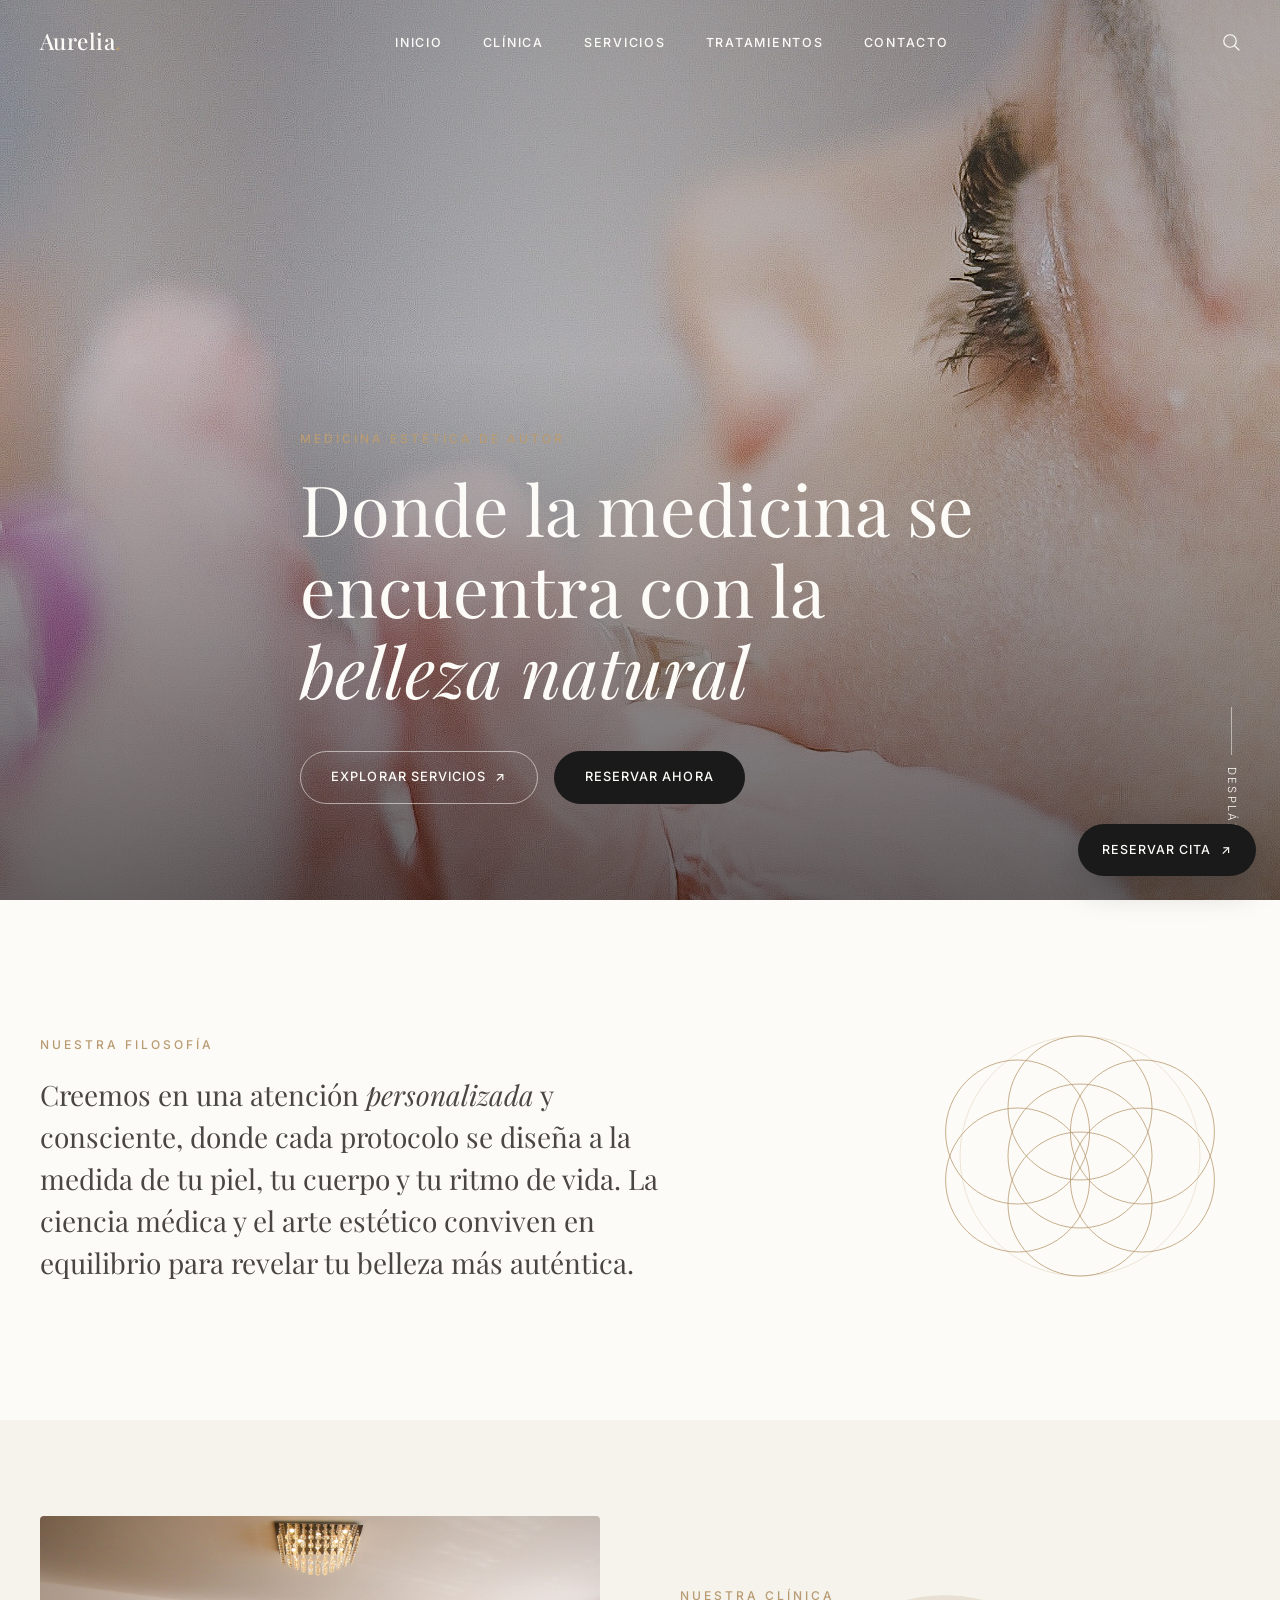
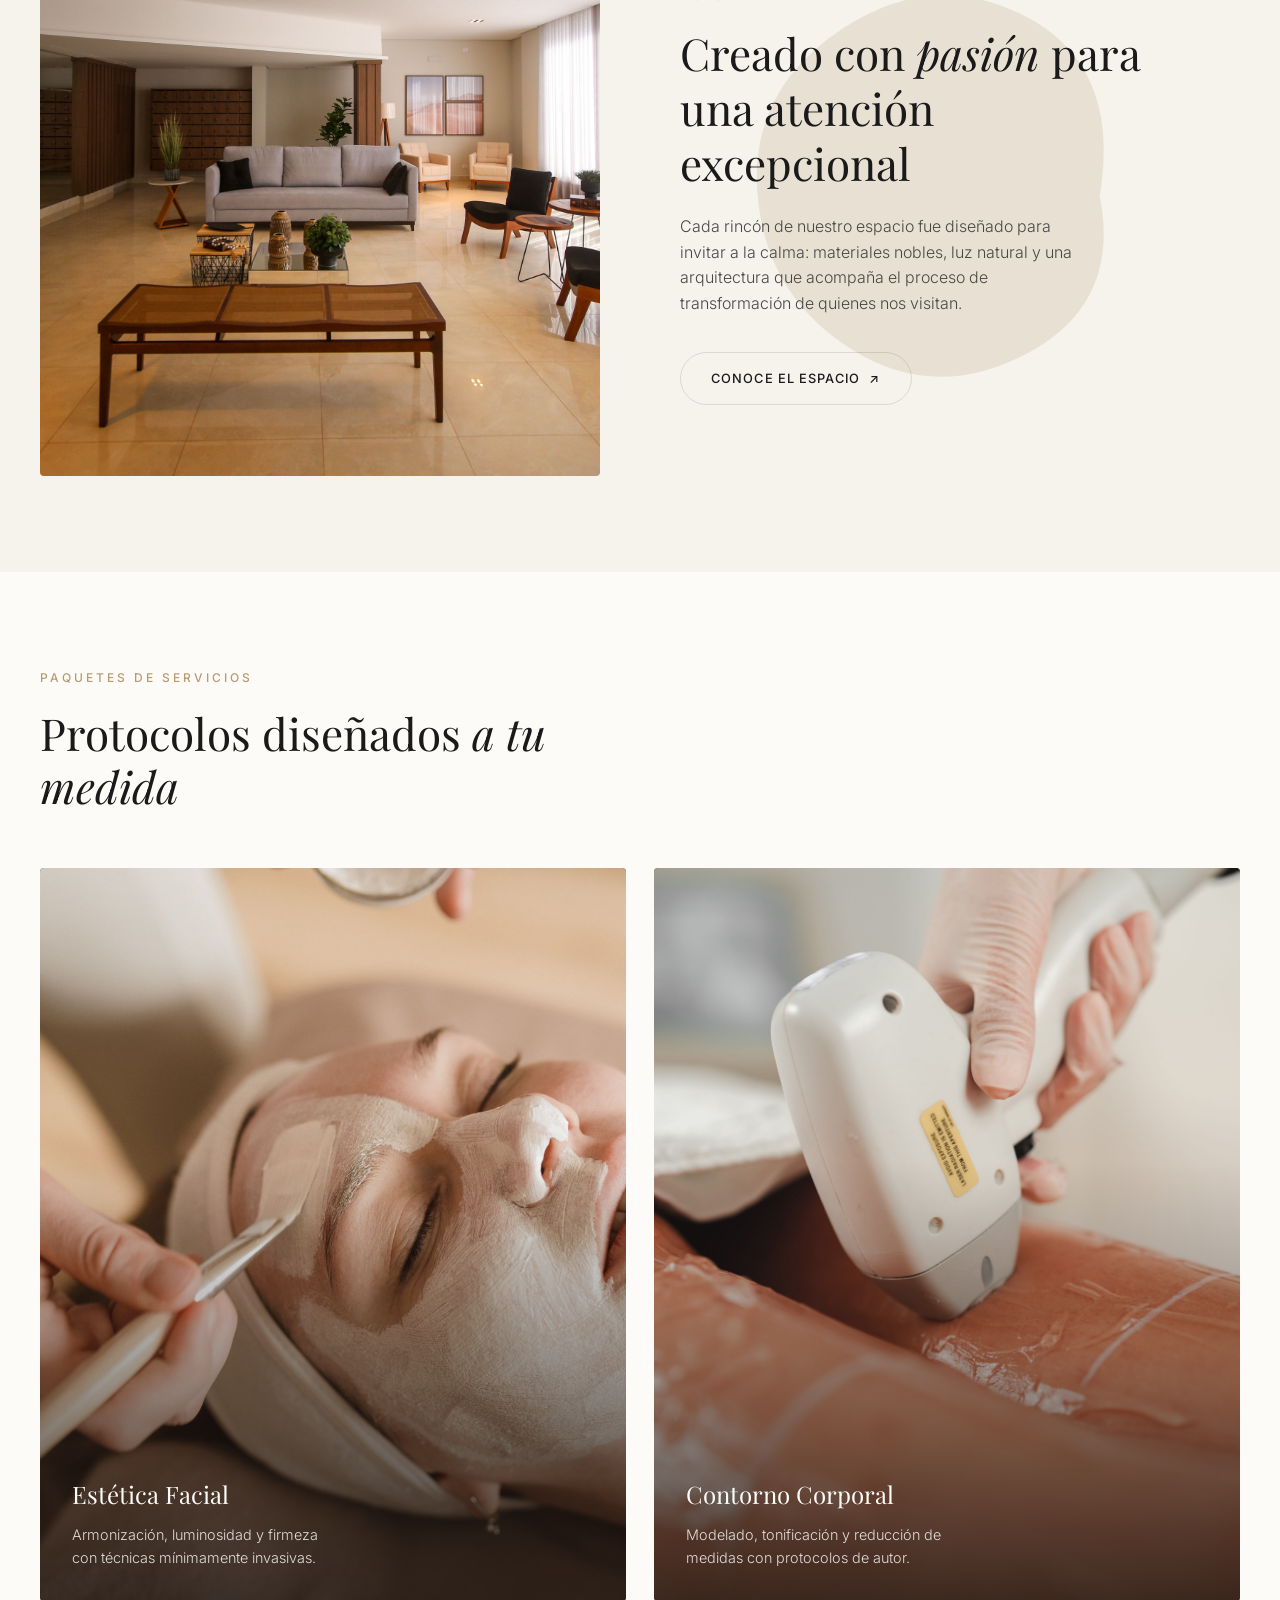
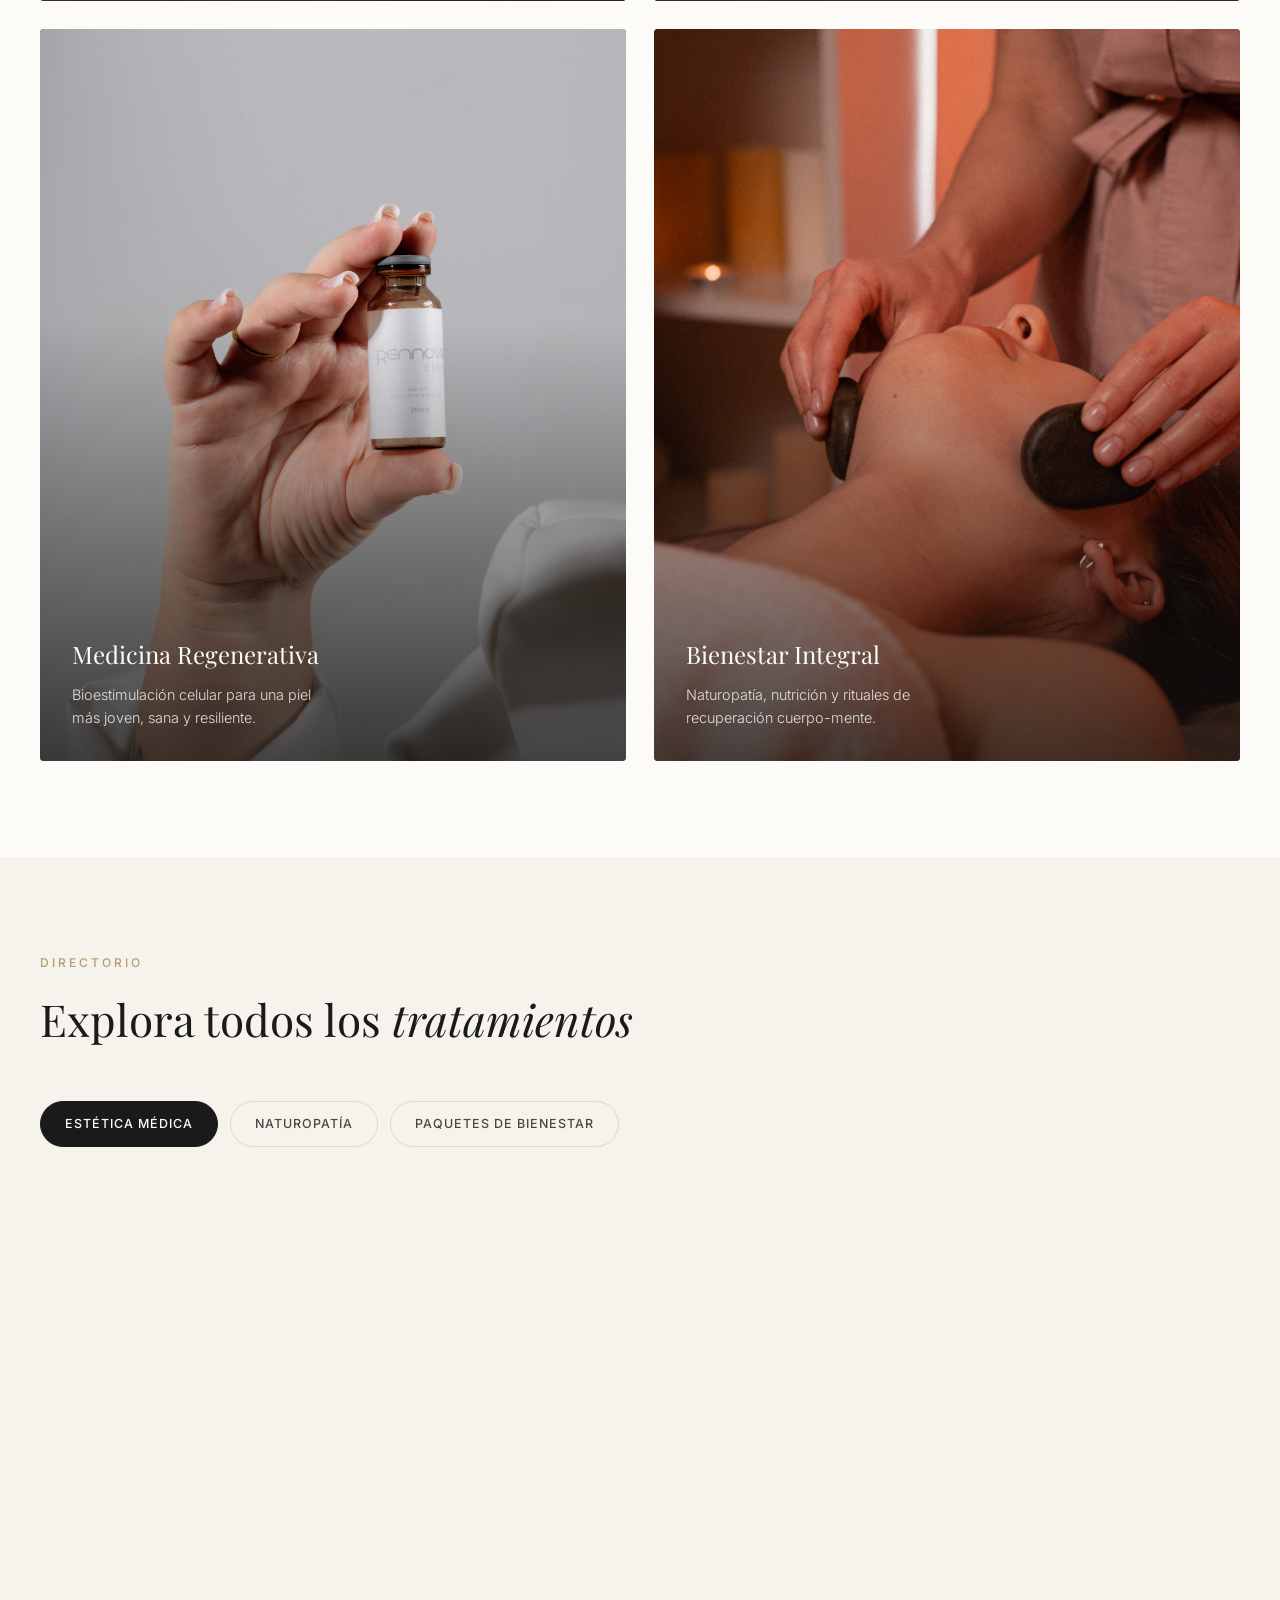
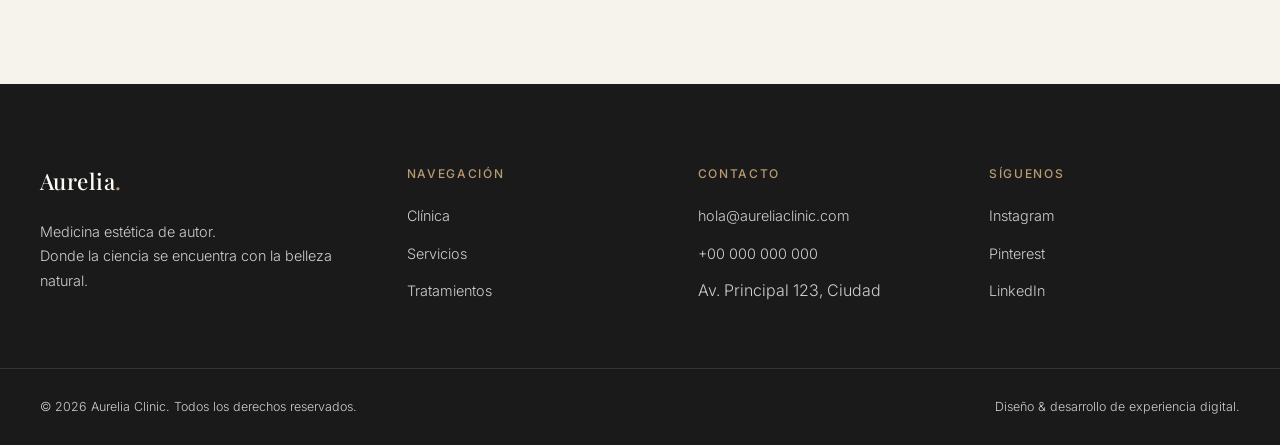
<file: ESTETICA/index.html>
<!DOCTYPE html>
<html lang="es">
<head>
  <meta charset="UTF-8">
  <meta name="viewport" content="width=device-width, initial-scale=1.0">
  <title>Aurelia Clinic — Medicina Estética de Autor</title>
  <meta name="description" content="Aurelia Clinic. Donde la medicina se encuentra con la belleza natural. Medicina estética, naturopatía y bienestar integral.">

  <!-- Google Fonts: Playfair Display (serif editorial) + Inter (sans UI) -->
  <link rel="preconnect" href="https://fonts.googleapis.com">
  <link rel="preconnect" href="https://fonts.gstatic.com" crossorigin>
  <link href="https://fonts.googleapis.com/css2?family=Playfair+Display:ital,wght@0,400;0,500;0,600;1,400;1,500&family=Inter:wght@300;400;500;600&display=swap" rel="stylesheet">

  <link rel="stylesheet" href="css/styles.css">
</head>
<body>

  <!-- ==================== HEADER ==================== -->
  <header class="site-header" id="siteHeader">
    <div class="container header-inner">
      <a href="#top" class="brand">Aurelia<span class="brand-dot">.</span></a>

      <nav class="main-nav" id="mainNav">
        <ul>
          <li><a href="#top">Inicio</a></li>
          <li><a href="#clinica">Clínica</a></li>
          <li><a href="#servicios">Servicios</a></li>
          <li><a href="#tratamientos">Tratamientos</a></li>
          <li><a href="#contacto">Contacto</a></li>
        </ul>
      </nav>

      <div class="header-actions">
        <button class="icon-btn search-btn" type="button" aria-label="Buscar">
          <svg width="18" height="18" viewBox="0 0 18 18" fill="none" xmlns="http://www.w3.org/2000/svg">
            <circle cx="8" cy="8" r="6.25" stroke="currentColor" stroke-width="1.2"/>
            <line x1="12.6" y1="12.7" x2="17" y2="17" stroke="currentColor" stroke-width="1.2" stroke-linecap="round"/>
          </svg>
        </button>
        <button class="menu-toggle" id="menuToggle" type="button" aria-label="Abrir menú" aria-expanded="false">
          <span></span><span></span><span></span>
        </button>
      </div>
    </div>
  </header>

  <main id="top">

    <!-- ==================== HERO ==================== -->
    <section class="hero" id="hero">
      <!-- Video de fondo a pantalla completa. Reemplazar con recurso de alta resolución -->
      <video class="hero-video" autoplay muted loop playsinline poster="assets/img/hero-poster.jpg" aria-hidden="true">
        <source src="assets/video/hero-loop.mp4" type="video/mp4">
      </video>
      <div class="hero-overlay"></div>

      <div class="container hero-content">
        <p class="eyebrow reveal">Medicina Estética de Autor</p>
        <h1 class="hero-title reveal">
          Donde la medicina se<br>
          encuentra con la <em>belleza natural</em>
        </h1>
        <div class="hero-actions reveal">
          <a href="#servicios" class="btn btn-outline-light">
            Explorar servicios
            <span class="arrow">↗</span>
          </a>
          <a href="#contacto" class="btn btn-solid-dark">Reservar ahora</a>
        </div>
      </div>

      <div class="hero-scroll-cue" aria-hidden="true">
        <span></span>
        <p>Desplázate</p>
      </div>
    </section>

    <!-- ==================== FILOSOFÍA / TRANSICIÓN ==================== -->
    <section class="philosophy">
      <div class="container philosophy-inner">
        <div class="philosophy-text reveal">
          <p class="eyebrow">Nuestra Filosofía</p>
          <p class="philosophy-copy">
            Creemos en una atención <em>personalizada</em> y consciente, donde cada
            protocolo se diseña a la medida de tu piel, tu cuerpo y tu ritmo de vida.
            La ciencia médica y el arte estético conviven en equilibrio para revelar
            tu belleza más auténtica.
          </p>
        </div>

        <div class="philosophy-graphic reveal" aria-hidden="true">
          <!-- Gráfico SVG: círculos finos entrecruzados, geometría tipo mandala -->
          <svg viewBox="0 0 400 400" fill="none" xmlns="http://www.w3.org/2000/svg" class="mandala">
            <circle cx="200" cy="140" r="90" stroke="currentColor" stroke-width="1"/>
            <circle cx="200" cy="260" r="90" stroke="currentColor" stroke-width="1"/>
            <circle cx="122" cy="170" r="90" stroke="currentColor" stroke-width="1"/>
            <circle cx="278" cy="170" r="90" stroke="currentColor" stroke-width="1"/>
            <circle cx="122" cy="230" r="90" stroke="currentColor" stroke-width="1"/>
            <circle cx="278" cy="230" r="90" stroke="currentColor" stroke-width="1"/>
            <circle cx="200" cy="200" r="90" stroke="currentColor" stroke-width="1"/>
            <circle cx="200" cy="200" r="150" stroke="currentColor" stroke-width="0.6" opacity="0.5"/>
          </svg>
        </div>
      </div>
    </section>

    <!-- ==================== NUESTRA CLÍNICA (ASIMÉTRICA) ==================== -->
    <section class="clinic" id="clinica">
      <div class="container clinic-grid">
        <div class="clinic-media reveal">
          <!-- Fotografía arquitectónica / interiorismo de la clínica -->
          <img src="assets/img/clinic-interior.jpg" alt="Interior arquitectónico de la clínica Aurelia" loading="lazy">
        </div>

        <div class="clinic-panel reveal">
          <svg class="clinic-blob" viewBox="0 0 600 600" xmlns="http://www.w3.org/2000/svg" aria-hidden="true">
            <path fill="currentColor" d="M431,300Q451,400,364,447Q277,494,197,443Q117,392,110,296Q103,200,190,143Q277,86,364,133Q451,180,431,300Z"/>
          </svg>
          <div class="clinic-panel-content">
            <p class="eyebrow">Nuestra Clínica</p>
            <h2 class="clinic-heading">Creado con <em>pasión</em> para una atención excepcional</h2>
            <p class="clinic-copy">
              Cada rincón de nuestro espacio fue diseñado para invitar a la calma:
              materiales nobles, luz natural y una arquitectura que acompaña el
              proceso de transformación de quienes nos visitan.
            </p>
            <a href="#contacto" class="btn btn-outline-dark">
              Conoce el espacio
              <span class="arrow">↗</span>
            </a>
          </div>
        </div>
      </div>
    </section>

    <!-- ==================== SERVICIOS (TARJETAS) ==================== -->
    <section class="services" id="servicios">
      <div class="container">
        <div class="section-heading reveal">
          <p class="eyebrow">Paquetes de Servicios</p>
          <h2>Protocolos diseñados <em>a tu medida</em></h2>
        </div>

        <div class="services-grid">
          <article class="service-card reveal">
            <div class="service-card-media">
              <img src="assets/img/service-facial.jpg" alt="Tratamiento de estética facial" loading="lazy">
            </div>
            <div class="service-card-body">
              <h3>Estética Facial</h3>
              <p>Armonización, luminosidad y firmeza con técnicas mínimamente invasivas.</p>
            </div>
            <button class="circle-arrow-btn" type="button" aria-label="Ver estética facial">
              <span class="arrow">↗</span>
            </button>
          </article>

          <article class="service-card reveal">
            <div class="service-card-media">
              <img src="assets/img/service-body.jpg" alt="Tratamiento de contorno corporal" loading="lazy">
            </div>
            <div class="service-card-body">
              <h3>Contorno Corporal</h3>
              <p>Modelado, tonificación y reducción de medidas con protocolos de autor.</p>
            </div>
            <button class="circle-arrow-btn" type="button" aria-label="Ver contorno corporal">
              <span class="arrow">↗</span>
            </button>
          </article>

          <article class="service-card reveal">
            <div class="service-card-media">
              <img src="assets/img/service-regenerative.jpg" alt="Medicina regenerativa" loading="lazy">
            </div>
            <div class="service-card-body">
              <h3>Medicina Regenerativa</h3>
              <p>Bioestimulación celular para una piel más joven, sana y resiliente.</p>
            </div>
            <button class="circle-arrow-btn" type="button" aria-label="Ver medicina regenerativa">
              <span class="arrow">↗</span>
            </button>
          </article>

          <article class="service-card reveal">
            <div class="service-card-media">
              <img src="assets/img/service-wellness.jpg" alt="Bienestar integral" loading="lazy">
            </div>
            <div class="service-card-body">
              <h3>Bienestar Integral</h3>
              <p>Naturopatía, nutrición y rituales de recuperación cuerpo-mente.</p>
            </div>
            <button class="circle-arrow-btn" type="button" aria-label="Ver bienestar integral">
              <span class="arrow">↗</span>
            </button>
          </article>
        </div>
      </div>
    </section>

    <!-- ==================== DIRECTORIO DE TRATAMIENTOS ==================== -->
    <section class="treatments" id="tratamientos">
      <div class="container">
        <div class="section-heading reveal">
          <p class="eyebrow">Directorio</p>
          <h2>Explora todos los <em>tratamientos</em></h2>
        </div>

        <div class="tabs reveal" role="tablist" aria-label="Categorías de tratamientos">
          <button class="tab-pill is-active" type="button" role="tab" aria-selected="true" data-category="estetica">Estética Médica</button>
          <button class="tab-pill" type="button" role="tab" aria-selected="false" data-category="naturopatia">Naturopatía</button>
          <button class="tab-pill" type="button" role="tab" aria-selected="false" data-category="bienestar">Paquetes de Bienestar</button>
        </div>

        <ul class="treatments-list reveal" id="treatmentsList">
          <!-- Estética Médica -->
          <li class="treatment-item" data-category="estetica">
            <span class="treatment-index">01</span>
            <span class="treatment-name">Toxina Botulínica</span>
            <span class="treatment-arrow">↗</span>
          </li>
          <li class="treatment-item" data-category="estetica">
            <span class="treatment-index">02</span>
            <span class="treatment-name">Ácido Hialurónico</span>
            <span class="treatment-arrow">↗</span>
          </li>
          <li class="treatment-item" data-category="estetica">
            <span class="treatment-index">03</span>
            <span class="treatment-name">Bioestimuladores de Colágeno</span>
            <span class="treatment-arrow">↗</span>
          </li>
          <li class="treatment-item" data-category="estetica">
            <span class="treatment-index">04</span>
            <span class="treatment-name">Mesoterapia Facial</span>
            <span class="treatment-arrow">↗</span>
          </li>

          <!-- Naturopatía -->
          <li class="treatment-item" data-category="naturopatia" hidden>
            <span class="treatment-index">01</span>
            <span class="treatment-name">Nutrición Ortomolecular</span>
            <span class="treatment-arrow">↗</span>
          </li>
          <li class="treatment-item" data-category="naturopatia" hidden>
            <span class="treatment-index">02</span>
            <span class="treatment-name">Fitoterapia Personalizada</span>
            <span class="treatment-arrow">↗</span>
          </li>
          <li class="treatment-item" data-category="naturopatia" hidden>
            <span class="treatment-index">03</span>
            <span class="treatment-name">Drenaje Linfático</span>
            <span class="treatment-arrow">↗</span>
          </li>
          <li class="treatment-item" data-category="naturopatia" hidden>
            <span class="treatment-index">04</span>
            <span class="treatment-name">Terapia Detox</span>
            <span class="treatment-arrow">↗</span>
          </li>

          <!-- Paquetes de Bienestar -->
          <li class="treatment-item" data-category="bienestar" hidden>
            <span class="treatment-index">01</span>
            <span class="treatment-name">Ritual Facial Signature</span>
            <span class="treatment-arrow">↗</span>
          </li>
          <li class="treatment-item" data-category="bienestar" hidden>
            <span class="treatment-index">02</span>
            <span class="treatment-name">Programa Anti-edad Integral</span>
            <span class="treatment-arrow">↗</span>
          </li>
          <li class="treatment-item" data-category="bienestar" hidden>
            <span class="treatment-index">03</span>
            <span class="treatment-name">Experiencia Bienestar Total</span>
            <span class="treatment-arrow">↗</span>
          </li>
          <li class="treatment-item" data-category="bienestar" hidden>
            <span class="treatment-index">04</span>
            <span class="treatment-name">Renovación Corporal</span>
            <span class="treatment-arrow">↗</span>
          </li>
        </ul>
      </div>
    </section>

  </main>

  <!-- ==================== FOOTER ==================== -->
  <footer class="site-footer" id="contacto">
    <div class="container footer-grid">
      <div class="footer-brand">
        <a href="#top" class="brand brand-footer">Aurelia<span class="brand-dot">.</span></a>
        <p>Medicina estética de autor.<br>Donde la ciencia se encuentra con la belleza natural.</p>
      </div>

      <div class="footer-col">
        <h4>Navegación</h4>
        <ul>
          <li><a href="#clinica">Clínica</a></li>
          <li><a href="#servicios">Servicios</a></li>
          <li><a href="#tratamientos">Tratamientos</a></li>
        </ul>
      </div>

      <div class="footer-col">
        <h4>Contacto</h4>
        <ul>
          <li><a href="mailto:hola@aureliaclinic.com">hola@aureliaclinic.com</a></li>
          <li><a href="tel:+000000000">+00 000 000 000</a></li>
          <li>Av. Principal 123, Ciudad</li>
        </ul>
      </div>

      <div class="footer-col">
        <h4>Síguenos</h4>
        <ul>
          <li><a href="#" target="_blank" rel="noopener">Instagram</a></li>
          <li><a href="#" target="_blank" rel="noopener">Pinterest</a></li>
          <li><a href="#" target="_blank" rel="noopener">LinkedIn</a></li>
        </ul>
      </div>
    </div>

    <div class="container footer-bottom">
      <p>© 2026 Aurelia Clinic. Todos los derechos reservados.</p>
      <p>Diseño &amp; desarrollo de experiencia digital.</p>
    </div>
  </footer>

  <!-- ==================== CTA FLOTANTE ==================== -->
  <a href="#contacto" class="floating-cta" aria-label="Reservar cita">
    <span>Reservar cita</span>
    <span class="arrow">↗</span>
  </a>

  <script src="js/main.js"></script>
</body>
</html>
</file>
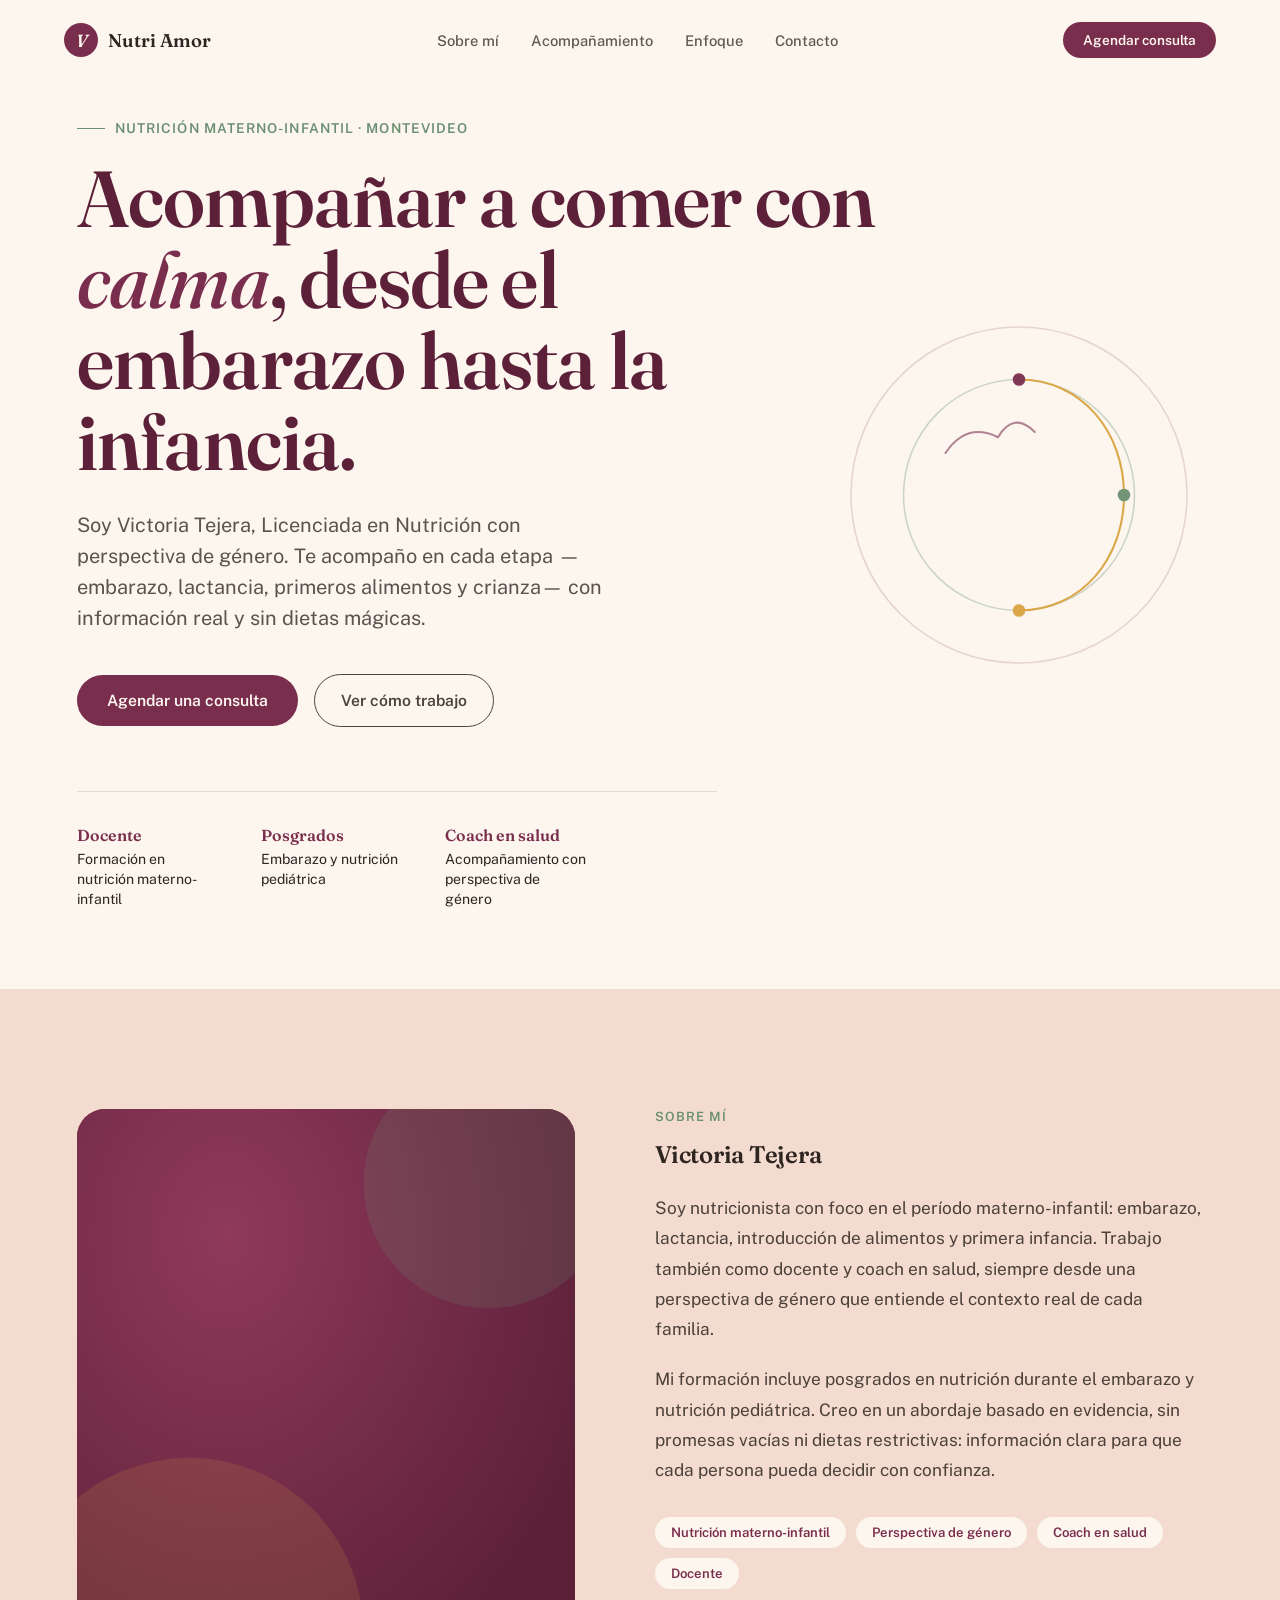
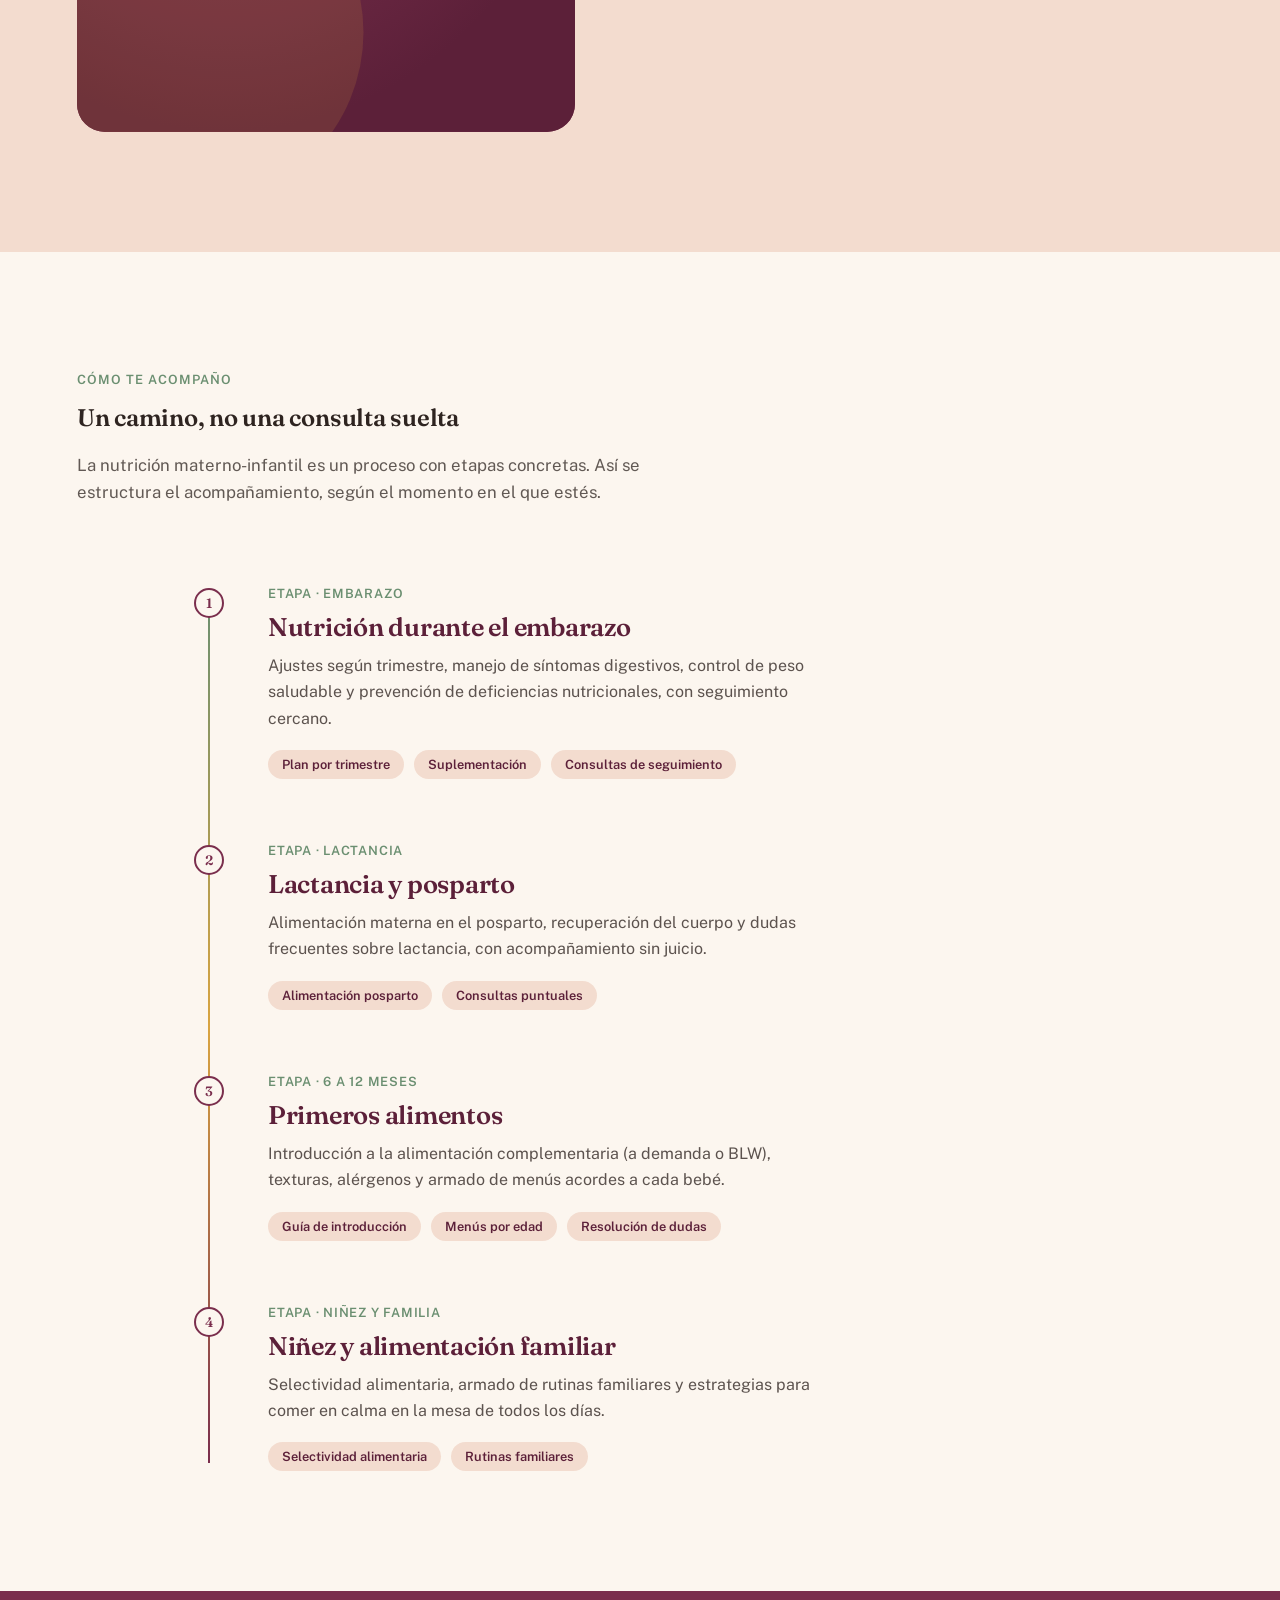
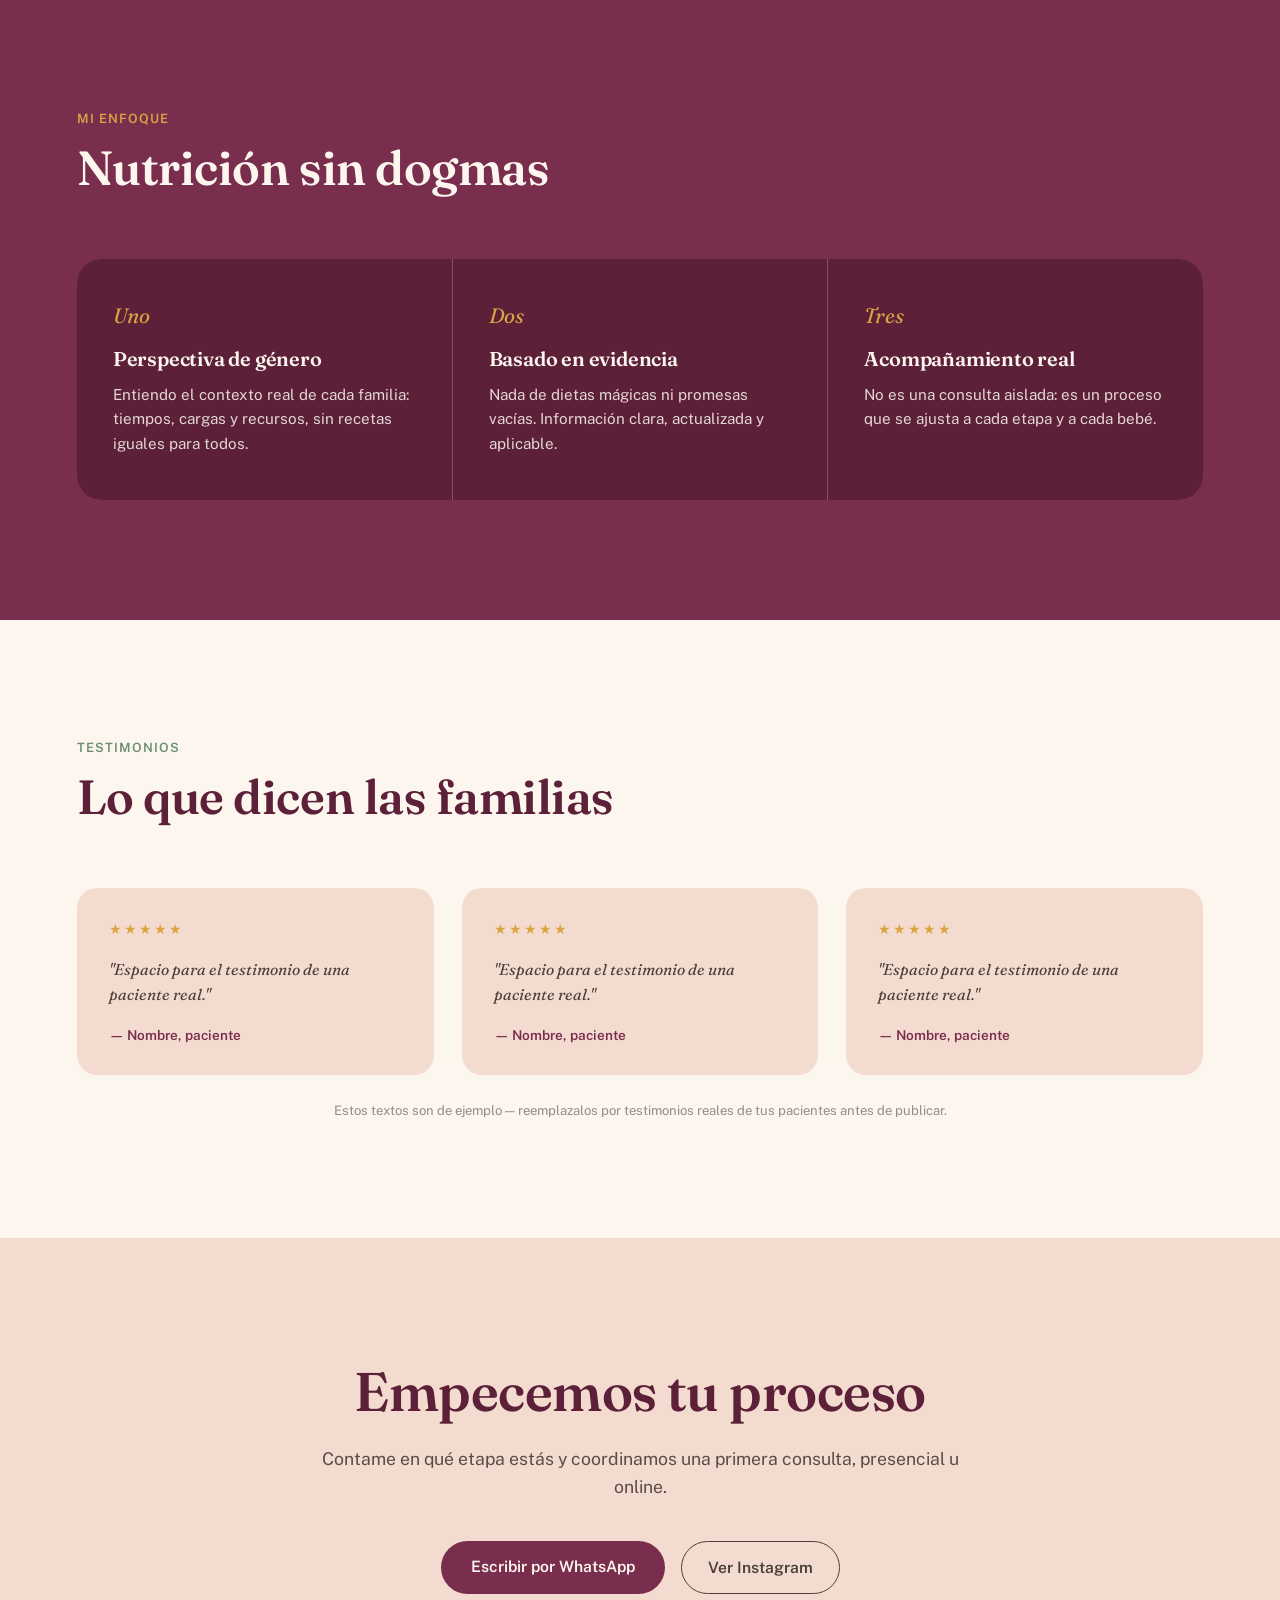
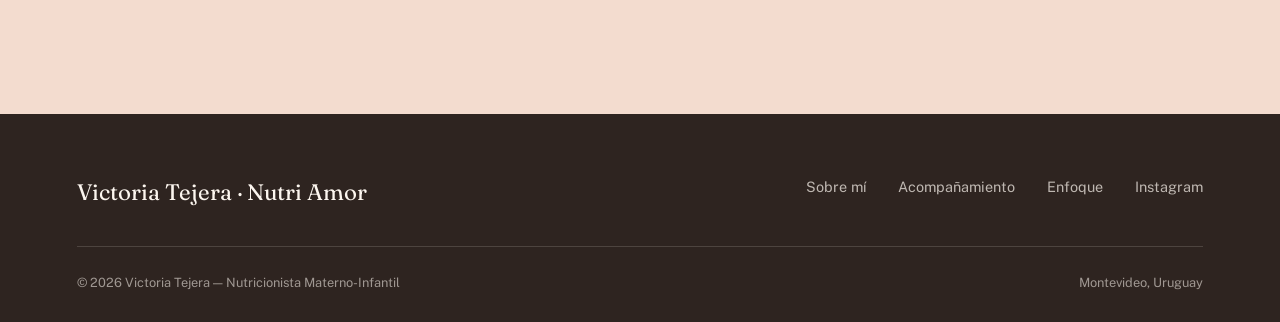
<file: nutriamor-landing.html>
<!DOCTYPE html>
<html lang="es">
<head>
<meta charset="UTF-8">
<meta name="viewport" content="width=device-width, initial-scale=1.0">
<title>Victoria Tejera | Nutricionista Materno-Infantil</title>
<link rel="preconnect" href="https://fonts.googleapis.com">
<link rel="preconnect" href="https://fonts.gstatic.com" crossorigin>
<link href="https://fonts.googleapis.com/css2?family=Fraunces:ital,opsz,wght@0,9..144,400;0,9..144,500;0,9..144,600;1,9..144,500&family=Public+Sans:wght@400;500;600;700&display=swap" rel="stylesheet">
<style>
  :root{
    --cream:#FCF6EF;
    --berry:#7A2E4D;
    --berry-dark:#5c2039;
    --peach:#F3DCCF;
    --sage:#6B8F71;
    --gold:#D9A441;
    --ink:#2E2420;
    --line: rgba(46,36,32,0.12);
  }
  *{margin:0;padding:0;box-sizing:border-box;}
  html{scroll-behavior:smooth;}
  body{
    background:var(--cream);
    color:var(--ink);
    font-family:'Public Sans', sans-serif;
    -webkit-font-smoothing:antialiased;
    overflow-x:hidden;
  }
  h1,h2,h3,.display{
    font-family:'Fraunces', serif;
    font-weight:600;
    letter-spacing:-0.01em;
  }
  .italic-accent{
    font-style:italic;
    font-weight:500;
    color:var(--berry);
  }
  a{color:inherit;text-decoration:none;}
  img{max-width:100%;display:block;}

  @media (prefers-reduced-motion: reduce){
    *{animation-duration:0.01ms !important; transition-duration:0.01ms !important;}
  }

  /* ---------- Nav ---------- */
  .nav{
    position:fixed; top:0; left:0; right:0; z-index:100;
    display:flex; align-items:center; justify-content:space-between;
    padding:22px clamp(20px,5vw,64px);
    background:rgba(252,246,239,0.85);
    backdrop-filter:blur(8px);
    border-bottom:1px solid transparent;
    transition:border-color .3s ease, box-shadow .3s ease;
  }
  .nav.scrolled{ border-color:var(--line); box-shadow:0 2px 20px rgba(46,36,32,0.05);}
  .nav-logo{
    font-family:'Fraunces', serif; font-weight:600; font-size:1.15rem;
    display:flex; align-items:center; gap:10px;
  }
  .nav-logo .mark{
    width:34px; height:34px; border-radius:50%;
    background:var(--berry); color:var(--cream);
    display:flex; align-items:center; justify-content:center;
    font-family:'Fraunces',serif; font-style:italic; font-size:1.1rem;
  }
  .nav-links{display:flex; gap:32px; font-size:0.92rem; font-weight:500;}
  .nav-links a{ opacity:0.75; transition:opacity .2s; }
  .nav-links a:hover{opacity:1;}
  .nav-cta{
    padding:10px 20px; background:var(--berry); color:var(--cream);
    border-radius:100px; font-size:0.85rem; font-weight:600;
    transition:background .2s, transform .2s;
  }
  .nav-cta:hover{ background:var(--berry-dark); transform:translateY(-1px); }
  @media (max-width:760px){ .nav-links{display:none;} }

  /* ---------- Hero ---------- */
  .hero{
    min-height:100svh;
    display:flex; flex-direction:column; justify-content:center;
    padding:120px clamp(20px,6vw,80px) 80px;
    position:relative;
  }
  .hero-eyebrow{
    font-size:0.85rem; font-weight:600; letter-spacing:0.08em; text-transform:uppercase;
    color:var(--sage); margin-bottom:22px;
    display:flex; align-items:center; gap:10px;
  }
  .hero-eyebrow::before{ content:''; width:28px; height:1px; background:var(--sage); }
  .hero h1{
    font-size:clamp(2.6rem, 6.2vw, 5.2rem);
    line-height:1.02;
    max-width:16ch;
    color:var(--berry-dark);
  }
  .hero-sub{
    margin-top:28px; max-width:46ch;
    font-size:clamp(1.05rem,1.6vw,1.25rem);
    line-height:1.55; color:rgba(46,36,32,0.78);
  }
  .hero-actions{ margin-top:40px; display:flex; gap:16px; flex-wrap:wrap; align-items:center;}
  .btn-primary{
    padding:16px 30px; background:var(--berry); color:var(--cream);
    border-radius:100px; font-weight:600; font-size:0.98rem;
    transition:background .2s, transform .2s; display:inline-block;
  }
  .btn-primary:hover{ background:var(--berry-dark); transform:translateY(-2px); }
  .btn-ghost{
    padding:16px 26px; border:1px solid var(--ink); border-radius:100px;
    font-weight:600; font-size:0.98rem; opacity:0.85;
    transition:opacity .2s, border-color .2s;
  }
  .btn-ghost:hover{ opacity:1; border-color:var(--berry); }

  .hero-credentials{
    margin-top:64px; display:flex; gap:40px; flex-wrap:wrap;
    padding-top:32px; border-top:1px solid var(--line);
    max-width:640px;
  }
  .cred{ font-size:0.88rem; line-height:1.4; max-width:16ch; }
  .cred b{ display:block; font-family:'Fraunces',serif; font-size:1rem; font-weight:600; color:var(--berry); margin-bottom:4px;}

  .hero-graphic{
    position:absolute; right:clamp(0px, 4vw, 60px); top:50%; transform:translateY(-50%);
    width:min(38vw, 420px); opacity:0.95;
  }
  @media (max-width:980px){ .hero-graphic{ display:none; } }

  /* ---------- Section shared ---------- */
  section{ padding:120px clamp(20px,6vw,80px); position:relative; }
  .section-head{ max-width:640px; margin-bottom:64px; }
  .section-eyebrow{
    font-size:0.8rem; font-weight:600; letter-spacing:0.08em; text-transform:uppercase;
    color:var(--sage); margin-bottom:16px;
  }
  .section-head h2{ font-size:clamp(2rem,4vw,3rem); line-height:1.1; color:var(--berry-dark);}

  .reveal{ opacity:0; transform:translateY(24px); transition:opacity .7s ease, transform .7s ease; }
  .reveal.in{ opacity:1; transform:translateY(0); }

  /* ---------- About ---------- */
  .about{ background:var(--peach); }
  .about-grid{
    display:grid; grid-template-columns:1fr 1.1fr; gap:80px; align-items:start;
  }
  @media (max-width:860px){ .about-grid{ grid-template-columns:1fr; gap:48px; } }
  .about-visual{
    aspect-ratio:4/5; border-radius:28px; background:var(--berry);
    position:relative; overflow:hidden;
    display:flex; align-items:flex-end; padding:32px;
  }
  .about-visual .quote{
    font-family:'Fraunces',serif; font-style:italic; font-size:1.4rem;
    color:var(--cream); line-height:1.35;
  }
  .about-visual svg{ position:absolute; inset:0; width:100%; height:100%; }
  .about-text p{ font-size:1.08rem; line-height:1.75; margin-bottom:20px; color:rgba(46,36,32,0.85); }
  .about-text p:last-child{ margin-bottom:0; }
  .about-tags{ display:flex; flex-wrap:wrap; gap:10px; margin-top:32px; }
  .tag{
    padding:8px 16px; background:var(--cream); border-radius:100px;
    font-size:0.82rem; font-weight:600; color:var(--berry);
  }

  /* ---------- Journey / Timeline (signature element) ---------- */
  .journey{ background:var(--cream); }
  .journey-intro{ max-width:640px; margin-bottom:80px; }
  .timeline{
    position:relative; max-width:920px; margin:0 auto;
  }
  .timeline::before{
    content:''; position:absolute; left:28px; top:8px; bottom:8px; width:2px;
    background:linear-gradient(to bottom, var(--sage), var(--gold), var(--berry));
  }
  @media (max-width:700px){ .timeline::before{ left:20px; } }
  .stage{
    position:relative; padding-left:88px; margin-bottom:64px;
  }
  @media (max-width:700px){ .stage{ padding-left:60px; } }
  .stage:last-child{ margin-bottom:0; }
  .stage-dot{
    position:absolute; left:14px; top:2px; width:30px; height:30px; border-radius:50%;
    background:var(--cream); border:2px solid var(--berry); color:var(--berry);
    display:flex; align-items:center; justify-content:center;
    font-family:'Fraunces',serif; font-weight:600; font-size:0.85rem;
    z-index:2;
  }
  @media (max-width:700px){ .stage-dot{ left:6px; width:26px; height:26px; font-size:0.75rem;} }
  .stage-label{
    font-size:0.8rem; font-weight:600; letter-spacing:0.06em; text-transform:uppercase;
    color:var(--sage); margin-bottom:10px;
  }
  .stage h3{ font-size:1.6rem; color:var(--berry-dark); margin-bottom:10px; }
  .stage p{ font-size:1rem; line-height:1.65; color:rgba(46,36,32,0.78); max-width:56ch; }
  .stage-services{ display:flex; flex-wrap:wrap; gap:10px; margin-top:18px; }
  .stage-services span{
    font-size:0.8rem; font-weight:600; padding:7px 14px; border-radius:100px;
    background:var(--peach); color:var(--berry-dark);
  }

  /* ---------- Approach / values ---------- */
  .approach{ background:var(--berry); color:var(--cream); }
  .approach .section-eyebrow{ color:var(--gold); }
  .approach h2{ color:var(--cream); }
  .values-grid{
    display:grid; grid-template-columns:repeat(3,1fr); gap:1px;
    background:rgba(252,246,239,0.15); border-radius:24px; overflow:hidden;
    margin-top:16px;
  }
  @media (max-width:820px){ .values-grid{ grid-template-columns:1fr; } }
  .value{ background:var(--berry-dark); padding:44px 36px; }
  .value .num{ font-family:'Fraunces',serif; font-style:italic; color:var(--gold); font-size:1.3rem; margin-bottom:18px; display:block;}
  .value h3{ font-size:1.25rem; margin-bottom:12px; color:var(--cream); }
  .value p{ font-size:0.95rem; line-height:1.6; opacity:0.85; }

  /* ---------- Testimonials (placeholder, clearly marked for real content) ---------- */
  .testimonials{ background:var(--cream); }
  .test-grid{ display:grid; grid-template-columns:repeat(3,1fr); gap:28px; }
  @media (max-width:900px){ .test-grid{ grid-template-columns:1fr; } }
  .test-card{
    background:var(--peach); border-radius:20px; padding:32px;
    display:flex; flex-direction:column; gap:20px;
  }
  .test-card .stars{ color:var(--gold); letter-spacing:2px; font-size:0.9rem; }
  .test-card p{ font-size:0.98rem; line-height:1.6; color:rgba(46,36,32,0.85); font-style:italic; font-family:'Fraunces',serif; }
  .test-card .who{ font-size:0.85rem; font-weight:600; color:var(--berry); font-family:'Public Sans',sans-serif; font-style:normal; }
  .placeholder-note{
    margin-top:28px; font-size:0.82rem; color:rgba(46,36,32,0.5); text-align:center;
  }

  /* ---------- CTA / Contact ---------- */
  .cta-section{
    background:var(--peach); text-align:center;
  }
  .cta-inner{ max-width:640px; margin:0 auto; }
  .cta-inner h2{ font-size:clamp(2.2rem,5vw,3.4rem); color:var(--berry-dark); margin-bottom:20px; }
  .cta-inner p{ font-size:1.1rem; line-height:1.6; color:rgba(46,36,32,0.78); margin-bottom:40px; }
  .cta-buttons{ display:flex; gap:16px; justify-content:center; flex-wrap:wrap; }

  /* ---------- Footer ---------- */
  footer{
    background:var(--ink); color:var(--cream);
    padding:64px clamp(20px,6vw,80px) 32px;
  }
  .footer-top{
    display:flex; justify-content:space-between; flex-wrap:wrap; gap:40px;
    padding-bottom:40px; border-bottom:1px solid rgba(252,246,239,0.15);
  }
  .footer-brand{ font-family:'Fraunces',serif; font-size:1.4rem; }
  .footer-links{ display:flex; gap:32px; flex-wrap:wrap; font-size:0.9rem; }
  .footer-links a{ opacity:0.7; transition:opacity .2s; }
  .footer-links a:hover{ opacity:1; }
  .footer-bottom{
    padding-top:28px; display:flex; justify-content:space-between; flex-wrap:wrap; gap:12px;
    font-size:0.8rem; opacity:0.55;
  }
</style>
</head>
<body>

  <nav class="nav" id="nav">
    <div class="nav-logo"><span class="mark">V</span> Nutri Amor</div>
    <div class="nav-links">
      <a href="#sobre">Sobre mí</a>
      <a href="#camino">Acompañamiento</a>
      <a href="#enfoque">Enfoque</a>
      <a href="#contacto">Contacto</a>
    </div>
    <a href="#contacto" class="nav-cta">Agendar consulta</a>
  </nav>

  <!-- HERO -->
  <section class="hero">
    <div class="hero-eyebrow">Nutrición materno-infantil · Montevideo</div>
    <h1>Acompañar a comer con <span class="italic-accent">calma</span>, desde el embarazo hasta la infancia.</h1>
    <p class="hero-sub">Soy Victoria Tejera, Licenciada en Nutrición con perspectiva de género. Te acompaño en cada etapa —embarazo, lactancia, primeros alimentos y crianza— con información real y sin dietas mágicas.</p>
    <div class="hero-actions">
      <a href="#contacto" class="btn-primary">Agendar una consulta</a>
      <a href="#camino" class="btn-ghost">Ver cómo trabajo</a>
    </div>
    <div class="hero-credentials">
      <div class="cred"><b>Docente</b>Formación en nutrición materno-infantil</div>
      <div class="cred"><b>Posgrados</b>Embarazo y nutrición pediátrica</div>
      <div class="cred"><b>Coach en salud</b>Acompañamiento con perspectiva de género</div>
    </div>

    <svg class="hero-graphic" viewBox="0 0 400 400" fill="none">
      <circle cx="200" cy="200" r="160" stroke="#7A2E4D" stroke-opacity="0.18" stroke-width="1.5"/>
      <circle cx="200" cy="200" r="110" stroke="#6B8F71" stroke-opacity="0.35" stroke-width="1.5"/>
      <path d="M200 90 C 260 90, 300 140, 300 200 C 300 260, 260 310, 200 310" stroke="#D9A441" stroke-width="2" stroke-linecap="round"/>
      <circle cx="200" cy="90" r="6" fill="#7A2E4D"/>
      <circle cx="300" cy="200" r="6" fill="#6B8F71"/>
      <circle cx="200" cy="310" r="6" fill="#D9A441"/>
      <path d="M130 160 Q150 130 180 145 Q195 120 215 140" stroke="#7A2E4D" stroke-width="2" fill="none" stroke-linecap="round" opacity="0.6"/>
    </svg>
  </section>

  <!-- ABOUT -->
  <section class="about" id="sobre">
    <div class="about-grid">
      <div class="about-visual reveal">
        <svg viewBox="0 0 400 500" preserveAspectRatio="xMidYMid slice">
          <defs>
            <radialGradient id="g1" cx="30%" cy="20%" r="80%">
              <stop offset="0%" stop-color="#8f3a5a"/>
              <stop offset="100%" stop-color="#5c2039"/>
            </radialGradient>
          </defs>
          <rect width="400" height="500" fill="url(#g1)"/>
          <circle cx="90" cy="420" r="140" fill="#D9A441" opacity="0.15"/>
          <circle cx="330" cy="60" r="100" fill="#6B8F71" opacity="0.18"/>
        </svg>
        <p class="quote">"Que la comida sea un puente, no una batalla."</p>
      </div>
      <div class="about-text">
        <div class="section-eyebrow" style="color:var(--sage);">Sobre mí</div>
        <h2 style="margin-bottom:24px;">Victoria Tejera</h2>
        <p>Soy nutricionista con foco en el período materno-infantil: embarazo, lactancia, introducción de alimentos y primera infancia. Trabajo también como docente y coach en salud, siempre desde una perspectiva de género que entiende el contexto real de cada familia.</p>
        <p>Mi formación incluye posgrados en nutrición durante el embarazo y nutrición pediátrica. Creo en un abordaje basado en evidencia, sin promesas vacías ni dietas restrictivas: información clara para que cada persona pueda decidir con confianza.</p>
        <div class="about-tags">
          <span class="tag">Nutrición materno-infantil</span>
          <span class="tag">Perspectiva de género</span>
          <span class="tag">Coach en salud</span>
          <span class="tag">Docente</span>
        </div>
      </div>
    </div>
  </section>

  <!-- JOURNEY / TIMELINE -->
  <section class="journey" id="camino">
    <div class="journey-intro reveal">
      <div class="section-eyebrow">Cómo te acompaño</div>
      <h2>Un camino, no una consulta suelta</h2>
      <p style="margin-top:20px; font-size:1.05rem; line-height:1.6; color:rgba(46,36,32,0.75);">La nutrición materno-infantil es un proceso con etapas concretas. Así se estructura el acompañamiento, según el momento en el que estés.</p>
    </div>

    <div class="timeline">
      <div class="stage reveal">
        <div class="stage-dot">1</div>
        <div class="stage-label">Etapa · Embarazo</div>
        <h3>Nutrición durante el embarazo</h3>
        <p>Ajustes según trimestre, manejo de síntomas digestivos, control de peso saludable y prevención de deficiencias nutricionales, con seguimiento cercano.</p>
        <div class="stage-services">
          <span>Plan por trimestre</span>
          <span>Suplementación</span>
          <span>Consultas de seguimiento</span>
        </div>
      </div>

      <div class="stage reveal">
        <div class="stage-dot">2</div>
        <div class="stage-label">Etapa · Lactancia</div>
        <h3>Lactancia y posparto</h3>
        <p>Alimentación materna en el posparto, recuperación del cuerpo y dudas frecuentes sobre lactancia, con acompañamiento sin juicio.</p>
        <div class="stage-services">
          <span>Alimentación posparto</span>
          <span>Consultas puntuales</span>
        </div>
      </div>

      <div class="stage reveal">
        <div class="stage-dot">3</div>
        <div class="stage-label">Etapa · 6 a 12 meses</div>
        <h3>Primeros alimentos</h3>
        <p>Introducción a la alimentación complementaria (a demanda o BLW), texturas, alérgenos y armado de menús acordes a cada bebé.</p>
        <div class="stage-services">
          <span>Guía de introducción</span>
          <span>Menús por edad</span>
          <span>Resolución de dudas</span>
        </div>
      </div>

      <div class="stage reveal">
        <div class="stage-dot">4</div>
        <div class="stage-label">Etapa · Niñez y familia</div>
        <h3>Niñez y alimentación familiar</h3>
        <p>Selectividad alimentaria, armado de rutinas familiares y estrategias para comer en calma en la mesa de todos los días.</p>
        <div class="stage-services">
          <span>Selectividad alimentaria</span>
          <span>Rutinas familiares</span>
        </div>
      </div>
    </div>
  </section>

  <!-- APPROACH -->
  <section class="approach" id="enfoque">
    <div class="section-head reveal">
      <div class="section-eyebrow">Mi enfoque</div>
      <h2>Nutrición sin dogmas</h2>
    </div>
    <div class="values-grid reveal">
      <div class="value">
        <span class="num">Uno</span>
        <h3>Perspectiva de género</h3>
        <p>Entiendo el contexto real de cada familia: tiempos, cargas y recursos, sin recetas iguales para todos.</p>
      </div>
      <div class="value">
        <span class="num">Dos</span>
        <h3>Basado en evidencia</h3>
        <p>Nada de dietas mágicas ni promesas vacías. Información clara, actualizada y aplicable.</p>
      </div>
      <div class="value">
        <span class="num">Tres</span>
        <h3>Acompañamiento real</h3>
        <p>No es una consulta aislada: es un proceso que se ajusta a cada etapa y a cada bebé.</p>
      </div>
    </div>
  </section>

  <!-- TESTIMONIALS (placeholder) -->
  <section class="testimonials">
    <div class="section-head reveal">
      <div class="section-eyebrow">Testimonios</div>
      <h2>Lo que dicen las familias</h2>
    </div>
    <div class="test-grid reveal">
      <div class="test-card">
        <div class="stars">★★★★★</div>
        <p>"Espacio para el testimonio de una paciente real."</p>
        <div class="who">— Nombre, paciente</div>
      </div>
      <div class="test-card">
        <div class="stars">★★★★★</div>
        <p>"Espacio para el testimonio de una paciente real."</p>
        <div class="who">— Nombre, paciente</div>
      </div>
      <div class="test-card">
        <div class="stars">★★★★★</div>
        <p>"Espacio para el testimonio de una paciente real."</p>
        <div class="who">— Nombre, paciente</div>
      </div>
    </div>
    <p class="placeholder-note">Estos textos son de ejemplo — reemplazalos por testimonios reales de tus pacientes antes de publicar.</p>
  </section>

  <!-- CTA -->
  <section class="cta-section" id="contacto">
    <div class="cta-inner reveal">
      <h2>Empecemos tu proceso</h2>
      <p>Contame en qué etapa estás y coordinamos una primera consulta, presencial u online.</p>
      <div class="cta-buttons">
        <a href="https://wa.me/59800000000" class="btn-primary">Escribir por WhatsApp</a>
        <a href="https://www.instagram.com/_nutri_amor_/" class="btn-ghost">Ver Instagram</a>
      </div>
    </div>
  </section>

  <footer>
    <div class="footer-top">
      <div class="footer-brand">Victoria Tejera · Nutri Amor</div>
      <div class="footer-links">
        <a href="#sobre">Sobre mí</a>
        <a href="#camino">Acompañamiento</a>
        <a href="#enfoque">Enfoque</a>
        <a href="https://www.instagram.com/_nutri_amor_/">Instagram</a>
      </div>
    </div>
    <div class="footer-bottom">
      <span>© 2026 Victoria Tejera — Nutricionista Materno-Infantil</span>
      <span>Montevideo, Uruguay</span>
    </div>
  </footer>

<script>
  // Nav shadow on scroll
  const nav = document.getElementById('nav');
  window.addEventListener('scroll', () => {
    nav.classList.toggle('scrolled', window.scrollY > 12);
  });

  // Reveal on scroll
  const revealEls = document.querySelectorAll('.reveal');
  const io = new IntersectionObserver((entries) => {
    entries.forEach(e => {
      if(e.isIntersecting){
        e.target.classList.add('in');
        io.unobserve(e.target);
      }
    });
  }, { threshold: 0.15 });
  revealEls.forEach(el => io.observe(el));
</script>

</body>
</html>
</file>
<file: ESTETICA/css/styles.css>
/* ==========================================================================
   Aurelia Clinic — Premium Landing Page
   Estética: lujo discreto — minimalista, editorial, líneas finas, espacio negativo
   ========================================================================== */

/* ---------- Reset ---------- */
*,
*::before,
*::after {
  box-sizing: border-box;
  margin: 0;
  padding: 0;
}

html {
  scroll-behavior: smooth;
}

img, video {
  display: block;
  max-width: 100%;
}

a {
  color: inherit;
  text-decoration: none;
}

ul {
  list-style: none;
}

button {
  font: inherit;
  color: inherit;
  background: none;
  border: none;
  cursor: pointer;
}

/* ---------- Design Tokens ---------- */
:root {
  --color-bg: #FDFBF7;
  --color-bg-alt: #F5F3EC;
  --color-ink: #1A1A1A;
  --color-ink-soft: #4A4742;
  --color-gold: #B89B72;
  --color-gold-soft: #E8E1D3;
  --color-line: rgba(26, 26, 26, 0.12);

  --font-serif: 'Playfair Display', 'Georgia', serif;
  --font-sans: 'Inter', -apple-system, BlinkMacSystemFont, sans-serif;

  --container-width: 1280px;
  --gutter: 1.5rem;

  --ease: cubic-bezier(0.16, 1, 0.3, 1);
  --transition-base: 0.6s var(--ease);
}

@media (min-width: 768px) {
  :root {
    --gutter: 2.5rem;
  }
}

body {
  background-color: var(--color-bg);
  color: var(--color-ink);
  font-family: var(--font-sans);
  font-weight: 300;
  line-height: 1.6;
  -webkit-font-smoothing: antialiased;
  overflow-x: hidden;
}

.container {
  width: 100%;
  max-width: var(--container-width);
  margin-inline: auto;
  padding-inline: var(--gutter);
}

em {
  font-family: var(--font-serif);
  font-style: italic;
  font-weight: 400;
}

/* ---------- Reusable Typography ---------- */
.eyebrow {
  font-family: var(--font-sans);
  font-size: 0.75rem;
  font-weight: 500;
  letter-spacing: 0.25em;
  text-transform: uppercase;
  color: var(--color-gold);
  margin-bottom: 1.25rem;
}

.section-heading {
  max-width: 640px;
  margin-bottom: 3.5rem;
}

.section-heading h2 {
  font-family: var(--font-serif);
  font-weight: 400;
  font-size: clamp(2rem, 4vw, 2.75rem);
  line-height: 1.2;
  color: var(--color-ink);
}

/* ---------- Buttons ---------- */
.btn {
  display: inline-flex;
  align-items: center;
  gap: 0.6rem;
  padding: 0.95rem 1.9rem;
  font-size: 0.8rem;
  font-weight: 500;
  letter-spacing: 0.08em;
  text-transform: uppercase;
  border-radius: 999px;
  transition: background-color var(--transition-base), color var(--transition-base), border-color var(--transition-base), transform var(--transition-base);
  white-space: nowrap;
}

.btn .arrow {
  display: inline-block;
  transition: transform var(--transition-base);
}

.btn:hover .arrow {
  transform: translate(2px, -2px);
}

.btn-outline-light {
  border: 1px solid rgba(253, 251, 247, 0.55);
  color: #FDFBF7;
}

.btn-outline-light:hover {
  background-color: #FDFBF7;
  color: var(--color-ink);
}

.btn-solid-dark {
  background-color: var(--color-ink);
  color: #FDFBF7;
  border: 1px solid var(--color-ink);
}

.btn-solid-dark:hover {
  background-color: transparent;
  color: #FDFBF7;
}

.btn-outline-dark {
  border: 1px solid var(--color-line);
  color: var(--color-ink);
}

.btn-outline-dark:hover {
  background-color: var(--color-ink);
  color: var(--color-bg);
  border-color: var(--color-ink);
}

/* ---------- Scroll Reveal ---------- */
.reveal {
  opacity: 0;
  transform: translateY(24px);
  transition: opacity 0.9s var(--ease), transform 0.9s var(--ease);
}

.reveal.is-visible {
  opacity: 1;
  transform: translateY(0);
}

/* ==========================================================================
   HEADER
   ========================================================================== */
.site-header {
  position: fixed;
  top: 0;
  left: 0;
  right: 0;
  z-index: 100;
  padding-block: 1.5rem;
  transition: padding var(--transition-base), border-color var(--transition-base);
  border-bottom: 1px solid transparent;
}

/* El desenfoque vive en un ::before aislado (no en .site-header) para que
   .site-header nunca reciba `filter`/`backdrop-filter`: esa propiedad en un
   ancestro crea un nuevo containing block para descendientes `position: fixed`
   (como el panel de navegación móvil), rompiendo su anclaje al viewport. */
.site-header::before {
  content: '';
  position: absolute;
  inset: 0;
  z-index: -1;
  background-color: rgba(253, 251, 247, 0.75);
  backdrop-filter: blur(10px);
  -webkit-backdrop-filter: blur(10px);
  opacity: 0;
  transition: opacity var(--transition-base);
}

.site-header.is-scrolled {
  padding-block: 1rem;
  border-color: var(--color-line);
}

.site-header.is-scrolled::before {
  opacity: 1;
}

.header-inner {
  display: flex;
  align-items: center;
  justify-content: space-between;
}

.brand {
  font-family: var(--font-serif);
  font-size: 1.4rem;
  font-weight: 500;
  letter-spacing: 0.02em;
  color: var(--color-ink);
  z-index: 101;
}

.site-header:not(.is-scrolled) .brand {
  color: #FDFBF7;
}

.brand-dot {
  color: var(--color-gold);
}

.main-nav ul {
  display: flex;
  gap: 2.5rem;
}

.main-nav a {
  font-size: 0.78rem;
  font-weight: 500;
  letter-spacing: 0.14em;
  text-transform: uppercase;
  color: #FDFBF7;
  position: relative;
  padding-bottom: 4px;
}

.site-header.is-scrolled .main-nav a {
  color: var(--color-ink);
}

.main-nav a::after {
  content: '';
  position: absolute;
  left: 0;
  bottom: 0;
  width: 0;
  height: 1px;
  background-color: currentColor;
  transition: width var(--transition-base);
}

.main-nav a:hover::after {
  width: 100%;
}

.header-actions {
  display: flex;
  align-items: center;
  gap: 1.25rem;
}

.icon-btn {
  color: #FDFBF7;
  display: flex;
  align-items: center;
  justify-content: center;
  transition: color var(--transition-base), opacity var(--transition-base);
}

.site-header.is-scrolled .icon-btn {
  color: var(--color-ink);
}

.search-btn {
  display: none;
}

.menu-toggle {
  display: flex;
  flex-direction: column;
  gap: 5px;
  width: 26px;
  z-index: 101;
}

.menu-toggle span {
  display: block;
  height: 1px;
  width: 100%;
  background-color: #FDFBF7;
  transition: background-color var(--transition-base), transform var(--transition-base), opacity var(--transition-base);
}

.site-header.is-scrolled .menu-toggle span {
  background-color: var(--color-ink);
}

.menu-toggle.is-active span:nth-child(1) {
  transform: translateY(6px) rotate(45deg);
}

.menu-toggle.is-active span:nth-child(2) {
  opacity: 0;
}

.menu-toggle.is-active span:nth-child(3) {
  transform: translateY(-6px) rotate(-45deg);
}

.menu-toggle.is-active span {
  background-color: var(--color-ink) !important;
}

@media (min-width: 1024px) {
  .search-btn {
    display: flex;
  }

  .menu-toggle {
    display: none;
  }

  .main-nav {
    position: static;
    background: none;
    height: auto;
    width: auto;
  }

  .main-nav ul {
    flex-direction: row;
  }
}

@media (max-width: 1023px) {
  .main-nav {
    position: fixed;
    inset: 0;
    background-color: var(--color-bg);
    display: flex;
    align-items: center;
    justify-content: center;
    transform: translateX(100%);
    transition: transform var(--transition-base);
  }

  .main-nav.is-open {
    transform: translateX(0);
  }

  .main-nav ul {
    flex-direction: column;
    align-items: center;
    gap: 2rem;
  }

  .main-nav a {
    color: var(--color-ink);
    font-size: 1.1rem;
  }
}

/* ==========================================================================
   HERO
   ========================================================================== */
.hero {
  position: relative;
  min-height: 100vh;
  display: flex;
  align-items: flex-end;
  overflow: hidden;
  color: #FDFBF7;
  /* Fondo de respaldo mientras se integra el vídeo definitivo */
  background: radial-gradient(circle at 30% 20%, #3a352c 0%, #1a1815 70%);
}

.hero-video {
  position: absolute;
  inset: 0;
  width: 100%;
  height: 100%;
  object-fit: cover;
  z-index: 0;
  background-color: transparent;
}

.hero-overlay {
  position: absolute;
  inset: 0;
  background: linear-gradient(180deg, rgba(20, 18, 16, 0.35) 0%, rgba(20, 18, 16, 0.25) 40%, rgba(20, 18, 16, 0.65) 100%);
  z-index: 1;
}

.hero-content {
  position: relative;
  z-index: 2;
  padding-bottom: 6rem;
  padding-top: 8rem;
  max-width: 760px;
}

.hero-title {
  font-family: var(--font-serif);
  font-weight: 400;
  font-size: clamp(2.4rem, 6vw, 4.4rem);
  line-height: 1.15;
  margin-bottom: 2.5rem;
}

.hero-actions {
  display: flex;
  flex-wrap: wrap;
  gap: 1rem;
}

.hero-scroll-cue {
  position: absolute;
  right: var(--gutter);
  bottom: 2.5rem;
  z-index: 2;
  display: none;
  flex-direction: column;
  align-items: center;
  gap: 0.75rem;
  color: #FDFBF7;
}

.hero-scroll-cue span {
  width: 1px;
  height: 48px;
  background-color: rgba(253, 251, 247, 0.5);
  overflow: hidden;
  position: relative;
}

.hero-scroll-cue span::after {
  content: '';
  position: absolute;
  top: -100%;
  left: 0;
  width: 100%;
  height: 100%;
  background-color: #FDFBF7;
  animation: scrollLine 2.2s ease-in-out infinite;
}

@keyframes scrollLine {
  0% { top: -100%; }
  50% { top: 0; }
  100% { top: 100%; }
}

.hero-scroll-cue p {
  font-size: 0.7rem;
  letter-spacing: 0.2em;
  text-transform: uppercase;
  writing-mode: vertical-rl;
}

@media (min-width: 768px) {
  .hero-scroll-cue {
    display: flex;
  }
}

/* ==========================================================================
   PHILOSOPHY / TRANSITION
   ========================================================================== */
.philosophy {
  padding-block: 6rem;
  background-color: var(--color-bg);
}

.philosophy-inner {
  display: flex;
  flex-direction: column;
  align-items: center;
  gap: 3rem;
  text-align: center;
}

.philosophy-text {
  max-width: 620px;
}

.philosophy-copy {
  font-family: var(--font-serif);
  font-size: clamp(1.3rem, 2.6vw, 1.75rem);
  line-height: 1.5;
  color: var(--color-ink-soft);
  font-weight: 400;
}

.philosophy-graphic {
  width: 100%;
  max-width: 320px;
  color: var(--color-gold);
  /* La animación de rotación infinita del mandala hace que su bounding box
     crezca hasta ~lado*1.41 en los ángulos intermedios (p. ej. 45°); se
     contiene aquí para que nunca cause overflow horizontal de la página. */
  overflow: hidden;
  border-radius: 50%;
}

.mandala {
  width: 100%;
  height: auto;
  animation: spinSlow 60s linear infinite;
}

@keyframes spinSlow {
  from { transform: rotate(0deg); }
  to { transform: rotate(360deg); }
}

@media (min-width: 1024px) {
  .philosophy-inner {
    flex-direction: row;
    text-align: left;
    justify-content: space-between;
  }

  .philosophy-text {
    text-align: left;
  }
}

/* ==========================================================================
   CLINIC (ASYMMETRIC SECTION)
   ========================================================================== */
.clinic {
  padding-block: 6rem;
  background-color: var(--color-bg-alt);
  overflow: hidden;
}

.clinic-grid {
  display: grid;
  grid-template-columns: 1fr;
  gap: 3rem;
  align-items: center;
}

.clinic-media {
  aspect-ratio: 1 / 1;
  overflow: hidden;
  border-radius: 4px;
  background-color: var(--color-gold-soft);
}

.clinic-media img {
  width: 100%;
  height: 100%;
  object-fit: cover;
}

.clinic-panel {
  position: relative;
  padding: 2rem 0;
}

.clinic-blob {
  position: absolute;
  top: 50%;
  left: 50%;
  width: 130%;
  max-width: 640px;
  transform: translate(-50%, -50%);
  color: var(--color-gold-soft);
  z-index: 0;
}

.clinic-panel-content {
  position: relative;
  z-index: 1;
  max-width: 480px;
}

.clinic-heading {
  font-family: var(--font-serif);
  font-weight: 400;
  font-size: clamp(2rem, 4vw, 2.75rem);
  line-height: 1.25;
  margin-bottom: 1.5rem;
}

.clinic-copy {
  color: var(--color-ink-soft);
  margin-bottom: 2.25rem;
  max-width: 420px;
}

@media (min-width: 1024px) {
  .clinic-grid {
    grid-template-columns: 1fr 1fr;
    gap: 5rem;
  }
}

/* ==========================================================================
   SERVICES (CARDS)
   ========================================================================== */
.services {
  padding-block: 6rem;
  background-color: var(--color-bg);
}

.services-grid {
  display: grid;
  grid-template-columns: 1fr;
  gap: 1.75rem;
}

.service-card {
  position: relative;
  aspect-ratio: 4 / 5;
  border-radius: 4px;
  overflow: hidden;
  isolation: isolate;
  background-color: var(--color-ink-soft);
}

.service-card-media {
  position: absolute;
  inset: 0;
  z-index: -1;
}

.service-card-media::after {
  content: '';
  position: absolute;
  inset: 0;
  background: linear-gradient(180deg, rgba(20, 18, 16, 0) 40%, rgba(20, 18, 16, 0.75) 100%);
}

.service-card-media img {
  width: 100%;
  height: 100%;
  object-fit: cover;
  transition: transform 0.9s var(--ease);
}

.service-card:hover .service-card-media img {
  transform: scale(1.05);
}

.service-card-body {
  position: absolute;
  left: 0;
  right: 0;
  bottom: 0;
  padding: 2rem;
  color: #FDFBF7;
}

.service-card-body h3 {
  font-family: var(--font-serif);
  font-weight: 400;
  font-size: 1.5rem;
  margin-bottom: 0.6rem;
}

.service-card-body p {
  font-size: 0.9rem;
  max-width: 260px;
  opacity: 0.85;
  transition: opacity var(--transition-base), transform var(--transition-base);
}

.circle-arrow-btn {
  position: absolute;
  top: 1.5rem;
  right: 1.5rem;
  width: 48px;
  height: 48px;
  border-radius: 50%;
  background-color: var(--color-ink);
  color: #FDFBF7;
  display: flex;
  align-items: center;
  justify-content: center;
  font-size: 1.1rem;
  opacity: 0;
  transform: translateY(-8px) scale(0.9);
  transition: opacity var(--transition-base), transform var(--transition-base);
}

.service-card:hover .circle-arrow-btn {
  opacity: 1;
  transform: translateY(0) scale(1);
}

@media (min-width: 768px) {
  .services-grid {
    grid-template-columns: repeat(2, 1fr);
  }
}

/* ==========================================================================
   TREATMENTS DIRECTORY
   ========================================================================== */
.treatments {
  padding-block: 6rem;
  background-color: var(--color-bg-alt);
}

.tabs {
  display: flex;
  flex-wrap: wrap;
  gap: 0.75rem;
  margin-bottom: 3rem;
}

.tab-pill {
  padding: 0.75rem 1.5rem;
  border: 1px solid var(--color-line);
  border-radius: 999px;
  font-size: 0.78rem;
  font-weight: 500;
  letter-spacing: 0.08em;
  text-transform: uppercase;
  color: var(--color-ink-soft);
  transition: background-color var(--transition-base), color var(--transition-base), border-color var(--transition-base);
}

.tab-pill:hover {
  border-color: var(--color-ink);
  color: var(--color-ink);
}

.tab-pill.is-active {
  background-color: var(--color-ink);
  border-color: var(--color-ink);
  color: var(--color-bg);
}

.treatments-list {
  border-top: 1px solid var(--color-line);
}

.treatment-item {
  display: flex;
  align-items: center;
  gap: 1.5rem;
  padding: 1.75rem 0;
  border-bottom: 1px solid var(--color-line);
  transition: padding-left var(--transition-base);
  cursor: pointer;
}

.treatment-item:hover {
  padding-left: 1rem;
}

.treatment-item[hidden] {
  display: none;
}

.treatment-index {
  font-family: var(--font-serif);
  font-style: italic;
  font-size: 0.95rem;
  color: var(--color-gold);
  width: 2.5rem;
  flex-shrink: 0;
}

.treatment-name {
  font-family: var(--font-serif);
  font-size: clamp(1.15rem, 2.4vw, 1.6rem);
  font-weight: 400;
  flex-grow: 1;
  transition: transform var(--transition-base);
}

.treatment-item:hover .treatment-name {
  transform: translateX(8px);
}

.treatment-arrow {
  font-size: 1.1rem;
  opacity: 0;
  transform: translate(-6px, 6px);
  transition: opacity var(--transition-base), transform var(--transition-base);
  color: var(--color-gold);
}

.treatment-item:hover .treatment-arrow {
  opacity: 1;
  transform: translate(0, 0);
}

/* ==========================================================================
   FOOTER
   ========================================================================== */
.site-footer {
  background-color: var(--color-ink);
  color: rgba(253, 251, 247, 0.8);
  padding-top: 5rem;
}

.footer-grid {
  display: grid;
  grid-template-columns: 1fr;
  gap: 2.5rem;
  padding-bottom: 4rem;
}

.footer-brand .brand-footer {
  color: #FDFBF7;
  display: inline-block;
  margin-bottom: 1.25rem;
}

.footer-brand p {
  font-size: 0.9rem;
  max-width: 320px;
  line-height: 1.7;
}

.footer-col h4 {
  font-size: 0.75rem;
  letter-spacing: 0.14em;
  text-transform: uppercase;
  color: var(--color-gold);
  margin-bottom: 1.25rem;
  font-weight: 500;
}

.footer-col ul {
  display: flex;
  flex-direction: column;
  gap: 0.75rem;
}

.footer-col a {
  font-size: 0.9rem;
  transition: color var(--transition-base);
}

.footer-col a:hover {
  color: #FDFBF7;
}

.footer-bottom {
  display: flex;
  flex-direction: column;
  gap: 0.5rem;
  padding-block: 1.75rem;
  border-top: 1px solid rgba(253, 251, 247, 0.12);
  font-size: 0.78rem;
}

@media (min-width: 768px) {
  .footer-grid {
    grid-template-columns: 1.3fr 1fr 1fr 1fr;
  }

  .footer-bottom {
    flex-direction: row;
    justify-content: space-between;
  }
}

/* ==========================================================================
   FLOATING CTA
   ========================================================================== */
.floating-cta {
  position: fixed;
  right: 1.5rem;
  bottom: 1.5rem;
  z-index: 90;
  display: flex;
  align-items: center;
  gap: 0.6rem;
  padding: 1rem 1.5rem;
  background-color: var(--color-ink);
  color: #FDFBF7;
  border-radius: 999px;
  font-size: 0.78rem;
  font-weight: 500;
  letter-spacing: 0.08em;
  text-transform: uppercase;
  box-shadow: 0 12px 32px rgba(26, 26, 26, 0.25);
  transition: transform var(--transition-base), background-color var(--transition-base);
}

.floating-cta:hover {
  transform: translateY(-3px);
  background-color: var(--color-gold);
}

.floating-cta .arrow {
  transition: transform var(--transition-base);
}

.floating-cta:hover .arrow {
  transform: translate(2px, -2px);
}
</file>
